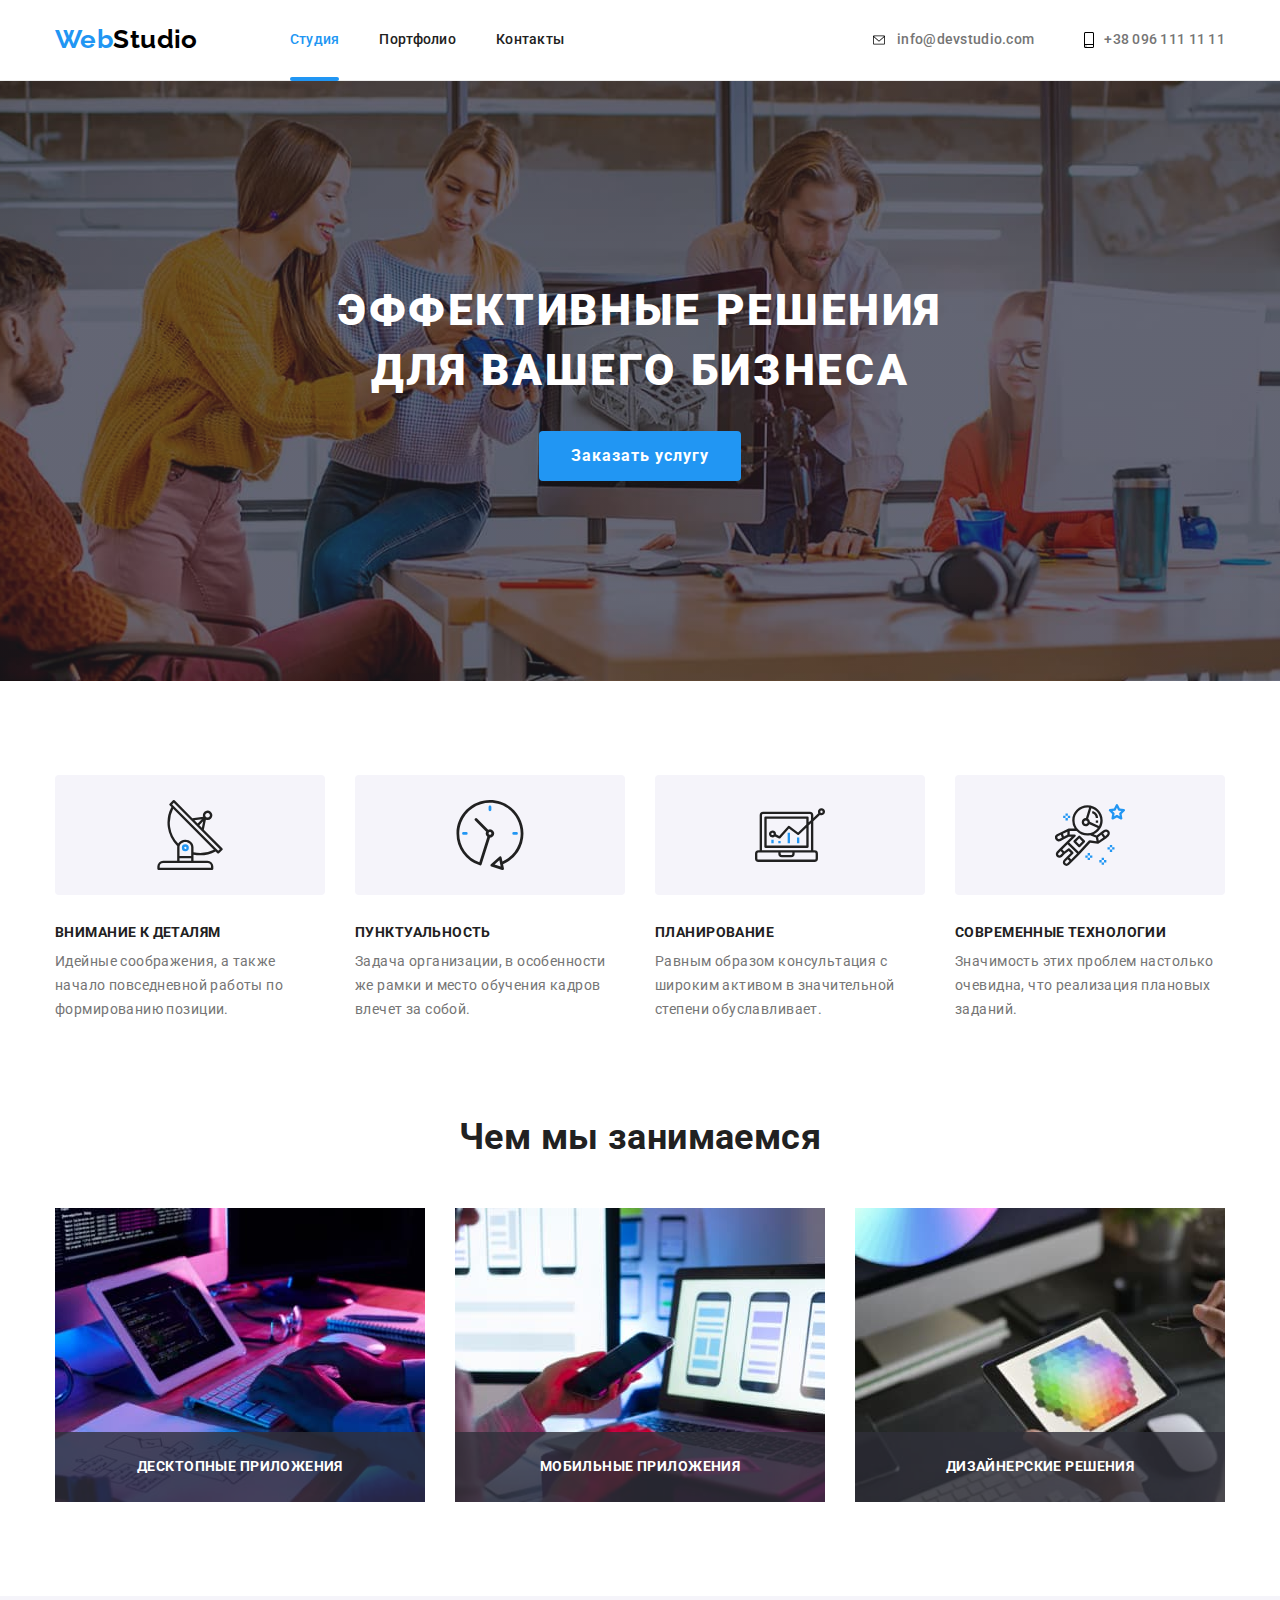
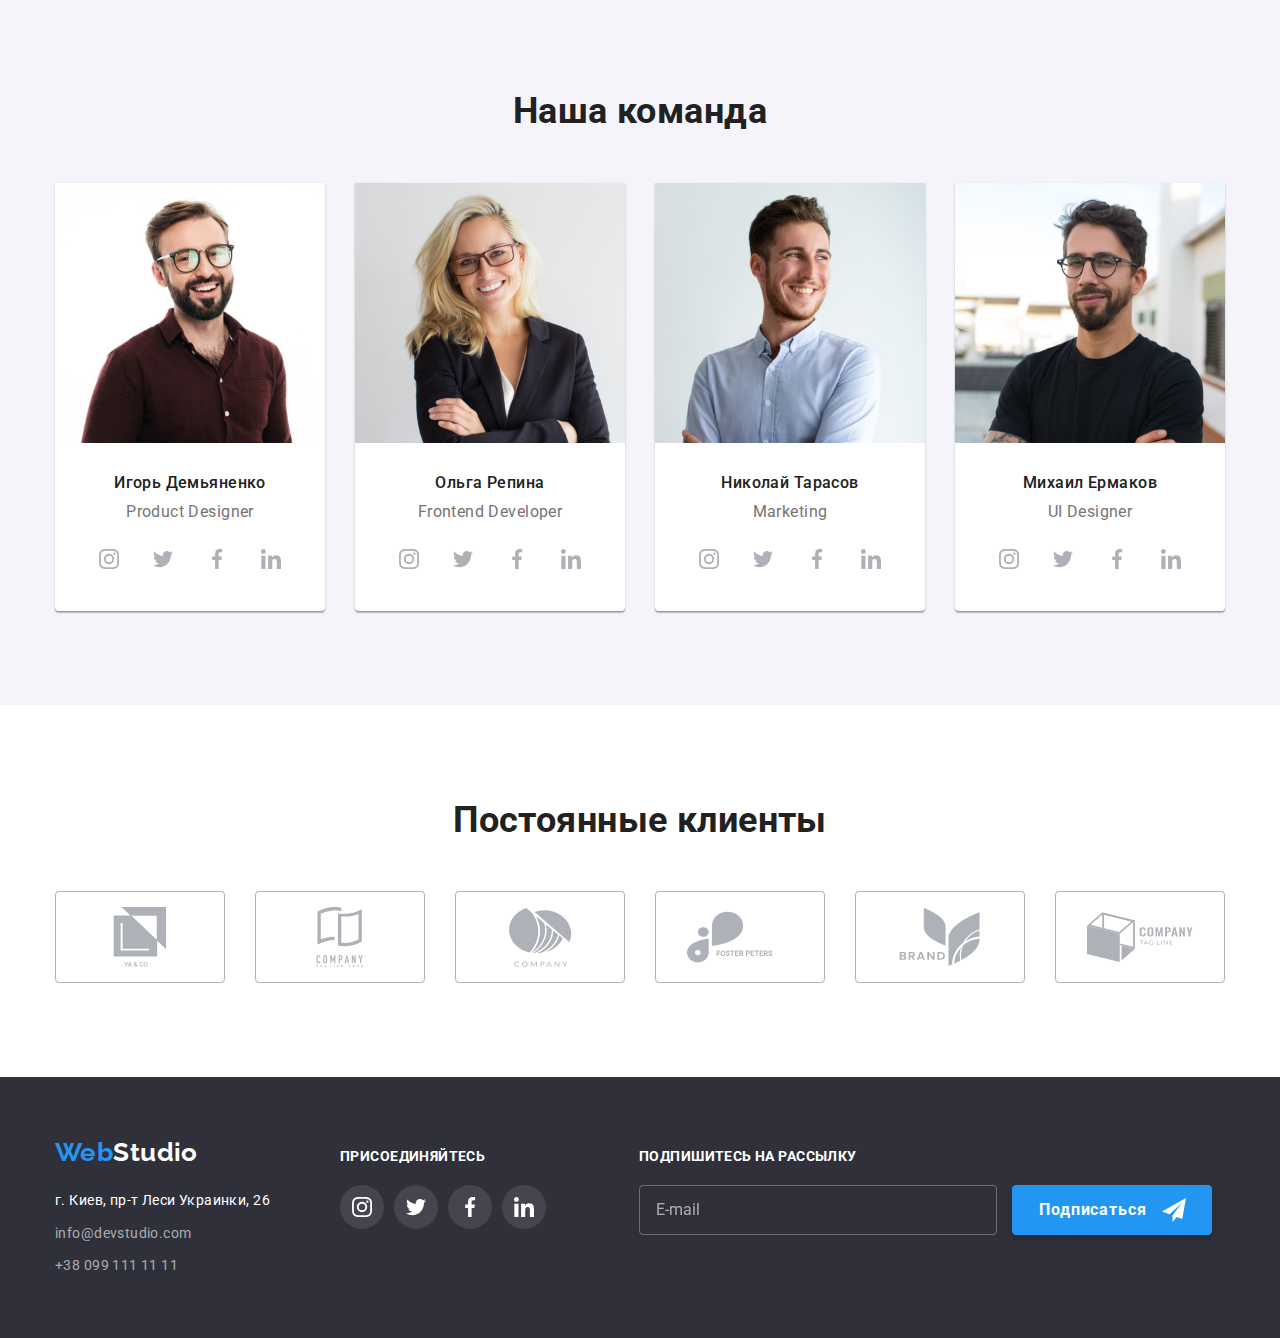
<file: index.html>
<!DOCTYPE html>
<html lang="ru">
<head>
    <meta charset="UTF-8">
    <meta http-equiv="X-UA-Compatible" content="IE=edge">
    <meta name="viewport" content="width=device-width, initial-scale=1.0">
    <title>Студия</title>
    <link rel="preconnect" href="https://fonts.googleapis.com">
    <link rel="preconnect" href="https://fonts.gstatic.com" crossorigin>
    <link href="https://fonts.googleapis.com/css2?family=Raleway:wght@700&family=Roboto:wght@400;500;700;900&display=swap"
        rel="stylesheet">
    <link rel="stylesheet" href="https://cdnjs.cloudflare.com/ajax/libs/modern-normalize/1.1.0/modern-normalize.min.css">
    <link rel="stylesheet" href="./css/styles.css">
</head>
<body>
    <!--Шапка страницы-->
    <header>
        <div class="container">
            <nav class="site-nav">
                <a class="logo" lang="en" href="./index.html"><span class="logo-accent">Web</span>Studio</a>
                <ul class="nav-menu">
                    <li class="item"><a class="link current" href="./index.html">Студия</a></li>
                    <li class="item"><a class="link" href="./portfolio.html">Портфолио</a></li>
                    <li class="item"><a class="link" href="#">Контакты</a></li>
                </ul>
            </nav>
            <ul class="contact-list">
                <li class="item">
                    <a class="link-contact" lang="en" href="mailto:info@devstudio.com">
                    <svg class="mail-icon" width="16" height="12">
                        <use href="./images/icons.svg#icon-envelope"></use>
                    </svg>
                    info@devstudio.com
                    </a>
                </li>
                <li class="item"><a class="link-contact" href="tel:+380961111111">
                    <svg class="phone-icon" width="10" height="16">
                        <use href="./images/icons.svg#icon-smartphone"></use>
                    </svg>+38 096 111 11 11</a></li>
            </ul>
        </div>                              
    </header>
    <!--Уникальный контент страницы-->
    <main>
        <!-- Секция герой -->
        <section class="hero">
            <h1>Эффективные решения для вашего бизнеса</h1>
            <button data-modal-open class="hero-button" type="button">Заказать услугу</button>
        </section>
        <!-- Секция преимуществ -->
        <section class="section benefit">
            <div class="container">                           
            <ul class="benefits">
                <li class="item">
                    <div class="frame">
                        <svg width="70" height="70">
                            <use href="./images/icons.svg#icon-antenna"></use>
                        </svg>
                    </div>
                    <h3 class="list-title">Внимание к деталям</h3>
                    <p>Идейные соображения, а также начало повседневной работы по формированию позиции.</p>
                </li>
                <li class="item">
                    <div class="frame">
                        <svg width="70" height="70">
                            <use href="./images/icons.svg#icon-clock"></use>
                        </svg>
                    </div>
                    <h3 class="list-title">Пунктуальность</h3>
                    <p>Задача организации, в особенности же рамки и место обучения кадров влечет за собой.</p>
                </li>
                <li class="item">
                    <div class="frame">
                        <svg width="70" height="70">
                            <use href="./images/icons.svg#icon-diagram"></use>
                        </svg>
                    </div>
                    <h3 class="list-title">Планирование</h3>
                    <p>Равным образом консультация с широким активом в значительной степени обуславливает.</p>
                </li>
                <li class="item">
                    <div class="frame">
                        <svg width="70" height="70">
                            <use href="./images/icons.svg#icon-astronaut"></use>
                        </svg>
                    </div>
                    <h3 class="list-title">Современные технологии</h3>
                    <p>Значимость этих проблем настолько очевидна, что реализация плановых заданий.</p>
                </li>
            </ul>
            </div>
        </section>
        <!-- Секция чем мы занимаемся -->
        <section class="section">
            <div class="container">
            <h2 class="section-title">Чем мы занимаемся</h2>
            <ul class="work-list">
                <li class="item"><img src="./images/box1.jpg" alt="Бокс 1" width="370" height="294">
                <div class="work-overlay">
                    <p class="work-overlay-content">Десктопные приложения</p>
                </div></li>
                <li class="item"><img src="./images/box2.jpg" alt="Бокс 2" width="370" height="294">
                <div class="work-overlay">
                    <p class="work-overlay-content">Мобильные приложения</p>
                </div></li>
                <li class="item"><img src="./images/box3.jpg" alt="Бокс 3" width="370" height="294">
                <div class="work-overlay">
                    <p class="work-overlay-content">Дизайнерские решения</p>
                </div></li>
            </ul>
            </div>
        </section>
        <!-- Секция наша команда -->
        <section class="section team">
            <div class="container">
                
            <h2 class="section-title">Наша команда</h2>
            <ul class="team-list">
                <li class="item">
                    <img src="./images/teamcard1.jpg" alt="Игорь Демьяненко" width="270" height="260">
                    <div class="member">
                    <h3 class="team-member">Игорь Демьяненко</h3>
                    <p class="position" lang="en">Product Designer</p>
                    <ul class="social-network-list">
                        <li class="social-network-item"> <a class="link-network" href="">
                                <svg class="social-network-icon" width="20" height="20">
                                    <use href="./images/icons.svg#icon-instagram"></use>
                                </svg>
                            </a></li>
                        <li class="social-network-item">
                            <a class="link-network" href="">
                                <svg class="social-network-icon" width="20" height="20">
                                    <use href="./images/icons.svg#icon-twitter"></use>
                                </svg>
                            </a>
                        </li>
                        <li class="social-network-item">
                            <a class="link-network" href="">
                                <svg class="social-network-icon" width="20" height="20">
                                    <use href="./images/icons.svg#icon-facebook"></use>
                                </svg>
                            </a>
                        </li>
                        <li class="social-network-item">
                            <a class="link-network" href="">
                                <svg class="social-network-icon" width="20" height="20">
                                    <use href="./images/icons.svg#icon-linkedin"></use>
                                </svg>
                            </a>
                        </li>
                    </ul>
                    </div>                                       
                </li>
                <li class="item">
                    <img src="./images/teamcard2.jpg" alt="Ольга Репина" width="270" height="260">
                    <div class="member">
                    <h3 class="team-member">Ольга Репина</h3>
                    <p class="position" lang="en">Frontend Developer</p>
                    <ul class="social-network-list">
                        <li class="social-network-item"> <a class="link-network" href="">
                                <svg class="social-network-icon" width="20" height="20">
                                    <use href="./images/icons.svg#icon-instagram"></use>
                                </svg>
                            </a></li>
                        <li class="social-network-item">
                            <a class="link-network" href="">
                                <svg class="social-network-icon" width="20" height="20">
                                    <use href="./images/icons.svg#icon-twitter"></use>
                                </svg>
                            </a>
                        </li>
                        <li class="social-network-item">
                            <a class="link-network" href="">
                                <svg class="social-network-icon" width="20" height="20">
                                    <use href="./images/icons.svg#icon-facebook"></use>
                                </svg>
                            </a>
                        </li>
                        <li class="social-network-item">
                            <a class="link-network" href="">
                                <svg class="social-network-icon" width="20" height="20">
                                    <use href="./images/icons.svg#icon-linkedin"></use>
                                </svg>
                            </a>
                        </li>
                    </ul>
                    </div>                    
                </li>
                <li class="item">
                    <img src="./images/teamcard3.jpg" alt="Николай Тарасов" width="270" height="260">
                    <div class="member">
                    <h3 class="team-member">Николай Тарасов</h3>
                    <p class="position" lang="en">Marketing</p>
                    <ul class="social-network-list">
                        <li class="social-network-item"> <a class="link-network" href="">
                                <svg class="social-network-icon" width="20" height="20">
                                    <use href="./images/icons.svg#icon-instagram"></use>
                                </svg>
                            </a></li>
                        <li class="social-network-item">
                            <a class="link-network" href="">
                                <svg class="social-network-icon" width="20" height="20">
                                    <use href="./images/icons.svg#icon-twitter"></use>
                                </svg>
                            </a>
                        </li>
                        <li class="social-network-item">
                            <a class="link-network" href="">
                                <svg class="social-network-icon" width="20" height="20">
                                    <use href="./images/icons.svg#icon-facebook"></use>
                                </svg>
                            </a>
                        </li>
                        <li class="social-network-item">
                            <a class="link-network" href="">
                                <svg class="social-network-icon" width="20" height="20">
                                    <use href="./images/icons.svg#icon-linkedin"></use>
                                </svg>
                            </a>
                        </li>
                    </ul>
                    </div>                    
                </li>
                <li class="item">
                    <img src="./images/teamcard4.jpg" alt="Михаил Ермаков" width="270" height="260">
                    <div class="member">
                    <h3 class="team-member">Михаил Ермаков</h3>
                    <p class="position" lang="en">UI Designer</p>
                    <ul class="social-network-list">
                        <li class="social-network-item"> <a class="link-network" href="">
                                <svg class="social-network-icon" width="20" height="20">
                                    <use href="./images/icons.svg#icon-instagram"></use>
                                </svg>
                            </a></li>
                        <li class="social-network-item">
                            <a class="link-network" href="">
                                <svg class="social-network-icon" width="20" height="20">
                                    <use href="./images/icons.svg#icon-twitter"></use>
                                </svg>
                            </a>
                        </li>
                        <li class="social-network-item">
                            <a class="link-network" href="">
                                <svg class="social-network-icon" width="20" height="20">
                                    <use href="./images/icons.svg#icon-facebook"></use>
                                </svg>
                            </a>
                        </li>
                        <li class="social-network-item">
                            <a class="link-network" href="">
                                <svg class="social-network-icon" width="20" height="20">
                                    <use href="./images/icons.svg#icon-linkedin"></use>
                                </svg>
                            </a>
                        </li>
                    </ul>
                    </div>                    
                </li>
            </ul>
            </div>
        </section>
        <!-- Секция постоянные клиенты -->
        <section class="section clients">
            <div class="container">
                <h2 class="section-title">Постоянные клиенты</h2>
                <ul class="clients-list">
                    <li class="clients-item">
                        <a class="link-client" href="">
                        <svg class="clients-icon" width="106" height="60">
                            <use href="./images/icons.svg#icon-logo1"></use>
                        </svg>
                        </a></li>
                    <li class="clients-item"><a class="link-client" href="">
                        <svg class="clients-icon" width="106" height="60">
                            <use href="./images/icons.svg#icon-logo2"></use>
                        </svg>
                    </a></li>
                    <li class="clients-item"><a class="link-client" href="">
                        <svg class="clients-icon" width="106" height="60">
                            <use href="./images/icons.svg#icon-logo3"></use>
                        </svg>
                    </a></li>
                    <li class="clients-item"><a class="link-client" href="">
                        <svg class="clients-icon" width="106" height="60">
                            <use href="./images/icons.svg#icon-logo4"></use>
                        </svg>
                    </a></li>
                    <li class="clients-item"><a class="link-client" href="">
                        <svg class="clients-icon" width="106" height="60">
                            <use href="./images/icons.svg#icon-logo5"></use>
                        </svg>
                    </a></li>
                    <li class="clients-item"><a class="link-client" href="">
                        <svg class="clients-icon" width="106" height="60">
                            <use href="./images/icons.svg#icon-logo6"></use>
                        </svg>
                    </a></li>
                </ul>
            </div>
        </section>
    </main>
    <!-- Футер -->
    <footer class="footer-box">
        <div class="container">
        <div>
            <a class="logo-footer" lang="en" href="./index.html"><span class="logo-accent">Web</span><span class="logo-white">Studio</span></a>
            <address>
                <p class="address"> г. Киев, пр-т Леси Украинки, 26</p>
                <ul class="address-list">
                    <li class="item">
                        <a class="footer-contacts" lang="en" href="mailto:info@devstudio.com">info@devstudio.com</a>
                    </li>
                    <li class="item">
                        <a class="footer-contacts" href="tel:+380991111111">+38 099 111 11 11</a>
                    </li>
                </ul>
            </address>
        </div>        
        <div class="join-block">
            <h3 class="join">присоединяйтесь</h3>
            <ul class="social-network-footer-list">
                <li class="social-network-footer-item"> <a class="link-footer-network" href="">
                        <svg class="social-network-footer-icon" width="20" height="20">
                            <use href="./images/icons.svg#icon-instagram"></use>
                        </svg>
                    </a></li>
                <li class="social-network-footer-item">
                    <a class="link-footer-network" href="">
                        <svg class="social-network-footer-icon" width="20" height="20">
                            <use href="./images/icons.svg#icon-twitter"></use>
                        </svg>
                    </a>
                </li>
                <li class="social-network-footer-item">
                    <a class="link-footer-network" href="">
                        <svg class="social-network-footer-icon" width="20" height="20">
                            <use href="./images/icons.svg#icon-facebook"></use>
                        </svg>
                    </a>
                </li>
                <li class="social-network-footer-item">
                    <a class="link-footer-network" href="">
                        <svg class="social-network-footer-icon" width="20" height="20">
                            <use href="./images/icons.svg#icon-linkedin"></use>
                        </svg>
                    </a>
                </li>
            </ul>
        </div>
        <div class="subscribe-block">
            <h3 class="join">Подпишитесь на рассылку</h3>
            <form class="form">                
                    <input type="email" name="mail" placeholder="E-mail" class="footer-input">                
                <button type="submit" class="subscribe-button">Подписаться
                    <svg class="send-icon" width="24" height="24">
                        <use href="./images/icons.svg#icon-send"></use>
                    </svg>
                </button>
            </form>
        </div>
        </div>
    </footer>

    <!-- Модальное окно -->
    <div class="backdrop is-hidden" data-modal>
        <div class="modal">
            <button class="close-button" data-modal-close>
                <svg class="close-icon" width="18" height="18">
                    <use href="./images/icons.svg#icon-close-black"></use>
                </svg>
            </button>
            <!-- Модальная форма -->
            <form class="modal-form">
                <h2 class="modal-title">Оставьте свои данные, мы вам перезвоним</h2>
                <div class="form-field">
                    <label class="modal-label" for="name">Имя</label>
                    <input class="modal-input" type="text" name="name" id="name">
                    <svg class="modal-icon" width="18" height="18">
                            <use href="./images/icons.svg#icon-person-black"></use>
                    </svg>                    
                </div>
                <div class="form-field">
                    <label class="modal-label" for="tel">Телефон</label>
                    <input class="modal-input" type="tel" name="phone_number" id="tel">
                    <svg class="modal-icon" width="18" height="18">
                        <use href="./images/icons.svg#icon-phone-black"></use>
                    </svg>
                </div>
                <div class="form-field">
                    <label class="modal-label" for="mail">Почта</label>
                    <input class="modal-input" type="email" name="mail" id="mail">
                    <svg class="modal-icon" width="18" height="18">
                        <use href="./images/icons.svg#icon-email-black"></use>
                    </svg>
                </div>
                <div class="form-field">
                    <label class="modal-label" for="mail">Комментарий</label>
                    <textarea class="modal-textarea" name="comment" placeholder="Введите текст" id="comment"></textarea>
                </div>
                <div class="checkbox-thumb">                    
                    <label for="checkbox" class="agreement-label">
                        <input class="checkbox" type="checkbox" name="agreement" id="checkbox">
                        <span class="checkbox-icon"></span>
                        <span>Соглашаюсь с рассылкой и принимаю <a class="agreement-link" href="">Условия договора</a></span> 
                    </label>      
                </div>
                <button class="send-button" type="submit">Отправить</button>
            </form>            
        </div>
    </div>
    <script src="./js/modal.js"></script>
</body>
</html>
</file>
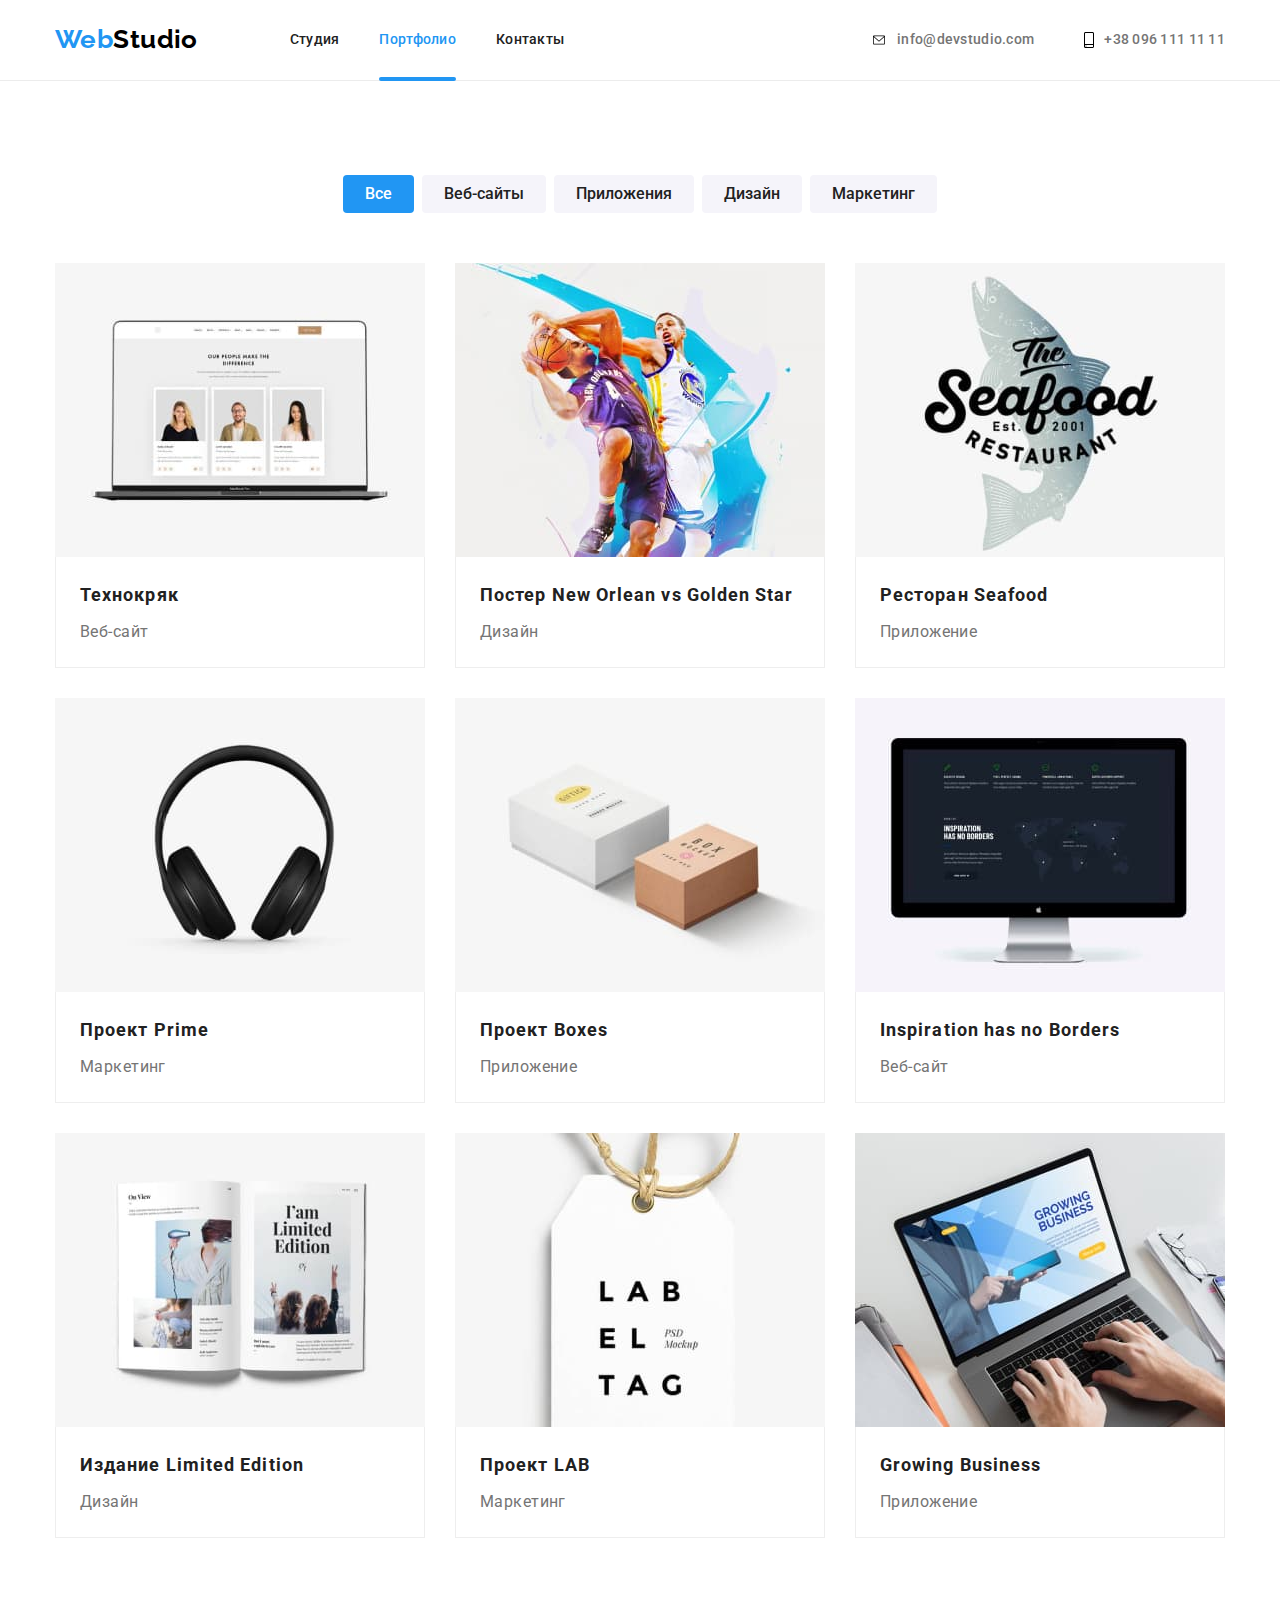
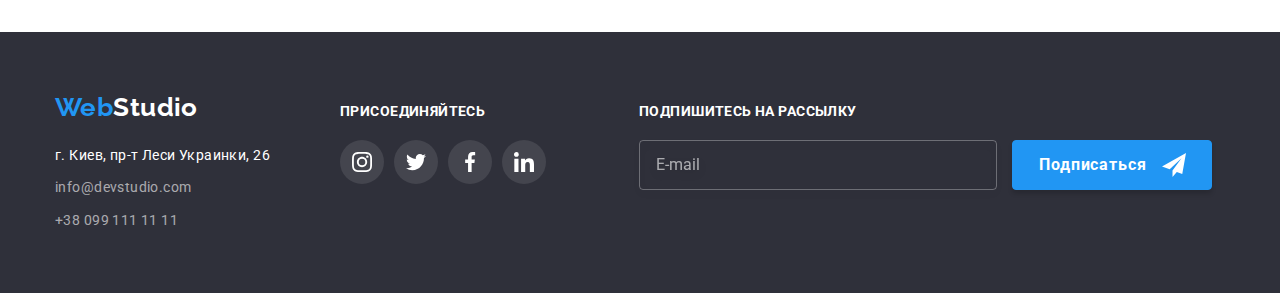
<file: portfolio.html>
<!DOCTYPE html>
<html lang="ru">

<head>
    <meta charset="UTF-8">
    <meta http-equiv="X-UA-Compatible" content="IE=edge">
    <meta name="viewport" content="width=device-width, initial-scale=1.0">
    <title>Студия</title>
    <link rel="preconnect" href="https://fonts.googleapis.com">
    <link rel="preconnect" href="https://fonts.gstatic.com" crossorigin>
    <link
        href="https://fonts.googleapis.com/css2?family=Raleway:wght@700&family=Roboto:wght@400;500;700;900&display=swap"
        rel="stylesheet">
    <link rel="stylesheet"
        href="https://cdnjs.cloudflare.com/ajax/libs/modern-normalize/1.1.0/modern-normalize.min.css">
    <link rel="stylesheet" href="./css/styles.css">
</head>

<body>
    <!--Шапка страницы-->
    <header>
        <div class="container">
            <nav class="site-nav">
                <a class="logo" lang="en" href="./index.html"><span class="logo-accent">Web</span>Studio</a>
                <ul class="nav-menu">
                    <li class="item"><a class="link" href="./index.html">Студия</a></li>
                    <li class="item"><a class="link current" href="./portfolio.html">Портфолио</a></li>
                    <li class="item"><a class="link" href="#">Контакты</a></li>
                </ul>
            </nav>
            <ul class="contact-list">
                <li class="item">
                    <a class="link-contact" lang="en" href="mailto:info@devstudio.com">
                        <svg class="mail-icon" width="16" height="12">
                            <use href="./images/icons.svg#icon-envelope"></use>
                        </svg>
                        info@devstudio.com
                    </a>
                </li>
                <li class="item"><a class="link-contact" href="tel:+380961111111">
                        <svg class="phone-icon" width="10" height="16">
                            <use href="./images/icons.svg#icon-smartphone"></use>
                        </svg>+38 096 111 11 11</a></li>
            </ul>
        </div>
    </header>
    <!--Уникальный контент страницы-->
    <main>
        <section class="section">
            <div class="container">
                <!-- Фильтры -->
                <ul class="button-list">
                    <li class="item"><button class="portfolio-button all" type="button">Все</button></li>
                    <li class="item"><button class="portfolio-button" type="button">Веб-сайты</button></li>
                    <li class="item"><button class="portfolio-button" type="button">Приложения</button></li>
                    <li class="item"><button class="portfolio-button" type="button">Дизайн</button></li>
                    <li class="item"><button class="portfolio-button" type="button">Маркетинг</button></li>
                </ul>
                <!-- Продукты -->
                <ul class="projects-list">
                    <!-- Продукт 1 -->
                    <li class="project-item">
                        <a class="project-link" href="">
                            <div class="thumb">
                            <img src="./images/productcard1.jpg" alt="Продукт 1" width="370" height="294">
                            <div class="project-overlay">
                                <p>Технокряк это современная площадка распространения коронавируса. Компании используют эту платформу для цифрового
                                шпионажа и атак на защищённые сервера конкурентов.</p>
                            </div>
                            </div>
                            <div class="project-content">
                                <h3 class="project">Технокряк</h3>
                                <p class="project-type">Веб-сайт</p>
                            </div>
                        </a>
                    </li>
                    <!-- Продукт 2 -->
                    <li class="project-item">
                        <a class="project-link" href="">
                            <div class="thumb">
                                <img src="./images/productcard2.jpg" alt="Продукт 2" width="370" height="294">
                                <div class="project-overlay">
                                    <p>Технокряк это современная площадка распространения коронавируса. Компании используют эту платформу для
                                        цифрового
                                        шпионажа и атак на защищённые сервера конкурентов.</p>
                                </div>
                            </div>
                            <div class="project-content">
                                <h3 class="project">Постер New Orlean vs Golden Star</h3>
                                <p class="project-type">Дизайн</p>
                            </div>
                        </a>
                    </li>
                    <!-- Продукт 3 -->
                    <li class="project-item">
                        <a class="project-link" href="">
                            <div class="thumb">
                                <img src="./images/productcard3.jpg" alt="Продукт 3" width="370" height="294">
                                <div class="project-overlay">
                                    <p>Технокряк это современная площадка распространения коронавируса. Компании используют эту платформу для
                                        цифрового
                                        шпионажа и атак на защищённые сервера конкурентов.</p>
                                </div>
                            </div>
                            <div class="project-content">
                                <h3 class="project">Ресторан Seafood</h3>
                                <p class="project-type">Приложение</p>
                            </div>
                        </a>
                    </li>
                    <!-- Продукт 4 -->
                    <li class="project-item">
                        <a class="project-link" href="">
                            <div class="thumb">
                                <img src="./images/productcard4.jpg" alt="Продукт 4" width="370" height="294">
                                <div class="project-overlay">
                                    <p>Технокряк это современная площадка распространения коронавируса. Компании используют эту платформу для
                                        цифрового
                                        шпионажа и атак на защищённые сервера конкурентов.</p>
                                </div>
                            </div>
                            <div class="project-content">
                                <h3 class="project">Проект Prime</h3>
                                <p class="project-type">Маркетинг</p>
                            </div>
                        </a>
                    </li>
                    <!-- Продукт 5 -->
                    <li class="project-item">
                        <a class="project-link" href="">
                            <div class="thumb">
                                <img src="./images/productcard5.jpg" alt="Продукт 5" width="370" height="294">
                                <div class="project-overlay">
                                    <p>Технокряк это современная площадка распространения коронавируса. Компании используют эту платформу для
                                        цифрового
                                        шпионажа и атак на защищённые сервера конкурентов.</p>
                                </div>
                            </div>
                            <div class="project-content">
                                <h3 class="project">Проект Boxes</h3>
                                <p class="project-type">Приложение</p>
                            </div>
                        </a>
                    </li>
                    <!-- Продукт 6 -->
                    <li class="project-item">
                        <a class="project-link" href="">
                            <div class="thumb">
                                <img src="./images/productcard6.jpg" alt="Продукт 6" width="370" height="294">
                                <div class="project-overlay">
                                    <p>Технокряк это современная площадка распространения коронавируса. Компании используют эту платформу для
                                        цифрового
                                        шпионажа и атак на защищённые сервера конкурентов.</p>
                                </div>
                            </div>
                            <div class="project-content">
                                <h3 class="project">Inspiration has no Borders</h3>
                                <p class="project-type">Веб-сайт</p>
                            </div>
                        </a>
                    </li>
                    <!-- Продукт 7 -->
                    <li class="project-item">
                        <a class="project-link" href="">
                            <div class="thumb">
                                <img src="./images/productcard7.jpg" alt="Продукт 7" width="370" height="294">
                                <div class="project-overlay">
                                    <p>Технокряк это современная площадка распространения коронавируса. Компании используют эту платформу для
                                        цифрового
                                        шпионажа и атак на защищённые сервера конкурентов.</p>
                                </div>
                            </div>
                            <div class="project-content">
                                <h3 class="project">Издание Limited Edition</h3>
                                <p class="project-type">Дизайн</p>
                            </div>
                        </a>
                    </li>
                    <!-- Продукт 8 -->
                    <li class="project-item">
                        <a class="project-link" href="">
                            <div class="thumb">
                                <img src="./images/productcard8.jpg" alt="Продукт 8" width="370" height="294">
                                <div class="project-overlay">
                                    <p>Технокряк это современная площадка распространения коронавируса. Компании используют эту платформу для
                                        цифрового
                                        шпионажа и атак на защищённые сервера конкурентов.</p>
                                </div>
                            </div>
                            <div class="project-content">
                                <h3 class="project">Проект LAB</h3>
                                <p class="project-type">Маркетинг</p>
                            </div>
                        </a>
                    </li>
                    <!-- Продукт 9 -->
                    <li class="project-item">
                        <a class="project-link" href="">
                            <div class="thumb">
                                <img src="./images/productcard9.jpg" alt="Продукт 9" width="370" height="294">
                                <div class="project-overlay">
                                    <p>Технокряк это современная площадка распространения коронавируса. Компании используют эту платформу для
                                        цифрового
                                        шпионажа и атак на защищённые сервера конкурентов.</p>
                                </div>
                            </div>
                            <div class="project-content">
                                <h3 class="project">Growing Business</h3>
                                <p class="project-type">Приложение</p>
                            </div>
                        </a>
                    </li>
                </ul>
            </div>
        </section>
    </main>
    <!-- Футер -->
    <footer class="footer-box">
        <div class="container">
            <div>
                <a class="logo-footer" lang="en" href="./index.html"><span class="logo-accent">Web</span><span
                        class="logo-white">Studio</span></a>
                <address>
                    <p class="address"> г. Киев, пр-т Леси Украинки, 26</p>
                    <ul class="address-list">
                        <li class="item">
                            <a class="footer-contacts" lang="en" href="mailto:info@devstudio.com">info@devstudio.com</a>
                        </li>
                        <li class="item">
                            <a class="footer-contacts" href="tel:+380991111111">+38 099 111 11 11</a>
                        </li>
                    </ul>
                </address>
            </div>
            <div class="join-block">
                <h3 class="join">присоединяйтесь</h3>
                <ul class="social-network-footer-list">
                    <li class="social-network-footer-item"> <a class="link-footer-network" href="">
                            <svg class="social-network-footer-icon" width="20" height="20">
                                <use href="./images/icons.svg#icon-instagram"></use>
                            </svg>
                        </a></li>
                    <li class="social-network-footer-item">
                        <a class="link-footer-network" href="">
                            <svg class="social-network-footer-icon" width="20" height="20">
                                <use href="./images/icons.svg#icon-twitter"></use>
                            </svg>
                        </a>
                    </li>
                    <li class="social-network-footer-item">
                        <a class="link-footer-network" href="">
                            <svg class="social-network-footer-icon" width="20" height="20">
                                <use href="./images/icons.svg#icon-facebook"></use>
                            </svg>
                        </a>
                    </li>
                    <li class="social-network-footer-item">
                        <a class="link-footer-network" href="">
                            <svg class="social-network-footer-icon" width="20" height="20">
                                <use href="./images/icons.svg#icon-linkedin"></use>
                            </svg>
                        </a>
                    </li>
                </ul>
            </div>
            <div class="subscribe-block">
                <h3 class="join">Подпишитесь на рассылку</h3>
                <form class="form">
                    <input type="email" name="mail" placeholder="E-mail" class="footer-input">
                    <button type="submit" class="subscribe-button">Подписаться
                        <svg class="send-icon" width="24" height="24">
                            <use href="./images/icons.svg#icon-send"></use>
                        </svg>
                    </button>
                </form>
            </div>
        </div>
    </footer>
    <script src="./js/modal.js"></script>
</body>

</html>
</file>
<file: css/styles.css>
:root {
  --primary-text-color: #757575;
  --title-text-color: #212121;
  --accent-color: #2196f3;
  --primary-white-color: #ffffff;
  --footer-contacts-color: rgba(255, 255, 255, 0.6);
  --logo-color: #000000;
  --background-color: #2f303a;
  --light-background-color: #f5f4fa;
  --hero-button-focus-bg-color: #188ce8;
  --header-border-bottom: #ececec;
  --portfolio-border-item: #eeeeee;
  --icon-color: #afb1b8;
  --footer-icon-background: rgba(255, 255, 255, 0.1);
  --transition-duration: 250ms;
  --transition-timing-function: cubic-bezier(0.4, 0, 0.2, 1);
  --work-overlay-color: rgba(47, 48, 58, 0.8);
  --project-overlay-color: rgba(33, 150, 243, 0.9);
  --backdrop-background: rgba(0, 0, 0, 0.2);
}
body {
  font-family: Roboto, sans-serif;
  background-color: var(--primary-white-color);
  color: var(--primary-text-color);
  font-size: 14px;
  line-height: 1.71;
  letter-spacing: 0.03em;
}
/* Контейнер */
.container {
  width: 1200px;
  margin: 0 auto;
  padding: 0 15px;
}
h1,
h2,
h3,
ul,
p {
  padding: 0;
  margin: 0;
}
header {
  border-bottom: 1px solid var(--header-border-bottom);
}

header .container {
  display: flex;
  align-items: center;
}
.site-nav {
  display: flex;
}

.nav-menu .item {
  margin-right: 40px;
}
.nav-menu .item:last-child {
  margin-right: 0;
}
.nav-menu {
  display: flex;
  margin-left: 92px;
}

/* Списки без маркеров */
ul {
  list-style: none;
}
/* Logo */

.logo {
  padding: 24px 0 25px 0;
  color: var(--logo-color);
  font-family: Raleway, sans-serif;
  font-weight: bold;
  font-size: 26px;
  line-height: 1.19;
  text-decoration: none;
}

.logo-accent {
  color: var(--accent-color);
}
.logo-white {
  color: var(--primary-white-color);
}
.logo-footer {
  padding: 0 0 0 0;
  color: var(--logo-color);
  font-family: Raleway, sans-serif;
  font-weight: bold;
  font-size: 26px;
  line-height: 1.19;
  text-decoration: none;
}
/* Site nav */
.site-nav .link {
  color: var(--title-text-color);
  font-weight: 500;
  line-height: 1.14;
  letter-spacing: 0.02em;
  text-decoration: none;
  transition: color var(--transition-duration) var(--transition-timing-function);
}
.nav-menu .link {
  display: block;
  padding: 32px 0;
}
.nav-menu .item {
  position: relative;
}
.site-nav .link:focus,
.site-nav .link:hover,
.contact-list .link-contact:focus,
.contact-list .link-contact:hover {
  color: var(--accent-color);
  fill: var(--accent-color);
}
.link-contact {
  display: flex;
  align-items: center;
  justify-content: center;
  transition: color var(--transition-duration) var(--transition-timing-function);
}
.mail-icon,
.phone-icon {
  margin-right: 10px;
  transition: fill var(--transition-duration) var(--transition-timing-function);
}
.site-nav .link.current {
  color: var(--accent-color);
}
.link.current::after {
  display: block;
  content: "";
  position: absolute;
  bottom: -1px;
  width: 100%;
  height: 4px;
  background: var(--accent-color);
  border-radius: 2px;
}
/* Контакты */
.contact-list {
  display: flex;
  margin-left: auto;
}
.contact-list .item + .item {
  margin-left: 50px;
}

.contact-list .link-contact {
  color: var(--primary-text-color);
  font-weight: 500;
  line-height: 1.14;
  letter-spacing: 0.02em;
  text-decoration: none;
}
/* Hero */
.hero {
  padding: 200px 0;
  background-color: var(--background-color);
  text-align: center;

  max-width: 1600px;
  margin-left: auto;
  margin-right: auto;
  background-image: linear-gradient(
      to right,
      rgba(47, 48, 58, 0.4),
      rgba(47, 48, 58, 0.4)
    ),
    url(../images/hero-image.jpg);
  background-repeat: no-repeat;
  background-position: center;
  background-size: cover;
}
.hero > h1 {
  max-width: 696px;
  margin: 0 auto 30px;
  color: var(--primary-white-color);
  font-weight: 900;
  font-size: 44px;
  line-height: 1.36;
  letter-spacing: 0.06em;
  text-transform: uppercase;
}
.hero-button {
  border: none;
  border-radius: 4px;
  padding: 10px 32px;
  color: var(--primary-white-color);
  background-color: var(--accent-color);
  font-weight: 700;
  font-size: 16px;
  line-height: 1.87;
  letter-spacing: 0.06em;
  cursor: pointer;
  transition: background-color var(--transition-duration)
    var(--transition-timing-function);
}
.hero-button:hover,
.hero-button:focus {
  background-color: var(--hero-button-focus-bg-color);
}
.section {
  padding-top: 94px;
  padding-bottom: 94px;
}
/* Секция преимуществ */
.frame {
  display: flex;
  height: 120px;
  margin-bottom: 30px;
  background: var(--light-background-color);
  border-radius: 4px;
  align-items: center;
  justify-content: center;
}
.benefit {
  padding-bottom: 0;
}
.benefits {
  display: flex;
}

.benefits .item {
  width: 270px;
}
.benefits .item + .item {
  margin-left: 30px;
}
.list-title {
  margin: 0 0 10px 0;
  color: var(--title-text-color);
  font-size: 14px;
  font-weight: bold;
  line-height: 1.14;
  text-transform: uppercase;
}
/* Картинки в блочный элемент */
img {
  display: block;
  max-width: 100%;
}
/* Секция чем мы занимаемся */
.work-list {
  display: flex;
}
.work-list .item {
  width: 370px;
  position: relative;
}
.work-list .item + .item {
  margin-left: 30px;
}
.work-overlay {
  position: absolute;
  bottom: 0;
  display: flex;
  align-items: center;
  justify-content: center;
  width: 100%;
  height: 70px;
  background-color: var(--work-overlay-color);
}
.work-overlay-content {
  font-weight: 700;
  line-height: 1.14;
  text-align: center;
  text-transform: uppercase;
  color: var(--primary-white-color);
}
/* Заголовки h2 */
.section-title {
  margin-bottom: 50px;
  color: var(--title-text-color);
  font-weight: bold;
  font-size: 36px;
  line-height: 1.17;
  text-align: center;
}
/* Наша команда */
.social-network-list {
  display: flex;
}

.link-network {
  display: flex;
  width: 44px;
  height: 44px;
  align-items: center;
  justify-content: center;
  border-radius: 50%;
  transition: background-color var(--transition-duration)
    var(--transition-timing-function);
}
.social-network-item + .social-network-item {
  margin-left: 10px;
}
.social-network-icon {
  fill: var(--icon-color);
  transition: fill var(--transition-duration) var(--transition-timing-function);
}
.link-network:focus .social-network-icon,
.link-network:hover .social-network-icon {
  fill: var(--primary-white-color);
}
.link-network:focus,
.link-network:hover {
  background-color: var(--accent-color);
}
.member {
  padding: 30px 32px;
}
.team {
  background-color: var(--light-background-color);
}
.team-list {
  display: flex;
}
.team-list .item {
  width: 270px;
  background: var(--primary-white-color);
  box-shadow: 0px 1px 3px rgba(0, 0, 0, 0.12), 0px 1px 1px rgba(0, 0, 0, 0.14),
    0px 2px 1px rgba(0, 0, 0, 0.2);
  border-radius: 0px 0px 4px 4px;
}
.team-list .item + .item {
  margin-left: 30px;
}
.team-member {
  margin-bottom: 10px;
  color: var(--title-text-color);
  font-weight: 500;
  font-size: 16px;
  line-height: 1.19;
  text-align: center;
}
.position {
  font-size: 16px;
  line-height: 1.19;
  text-align: center;
  margin-bottom: 16px;
}
/* Постоянные клиенты */
.clients-list {
  display: flex;
}
.clients-item .link-client {
  display: flex;
  width: 170px;
  height: 92px;
  border: 1px solid var(--icon-color);
  box-sizing: border-box;
  border-radius: 4px;
  align-items: center;
  justify-content: center;
  transition: border-color var(--transition-duration)
    var(--transition-timing-function);
}

.clients-item + .clients-item {
  margin-left: 30px;
}
.clients-icon {
  fill: var(--icon-color);
  transition: fill var(--transition-duration) var(--transition-timing-function);
}
.link-client:hover .clients-icon,
.link-client:focus .clients-icon {
  fill: var(--accent-color);
}
.link-client:hover,
.link-client:focus {
  border-color: var(--accent-color);
  outline: none;
}
/* Футер */
footer {
  background-color: var(--background-color);
  padding: 60px 0;
}
footer .container {
  display: flex;
  align-items: baseline;
}
address {
  margin-top: 20px;
}
.address {
  margin-bottom: 9px;
  color: var(--primary-white-color);
  font-style: normal;
}
.address-list .item + .item {
  margin-top: 9px;
}
.footer-contacts {
  color: var(--footer-contacts-color);
  font-style: normal;
  text-decoration: none;
  transition: color var(--transition-duration) var(--transition-timing-function);
}
.footer-contacts:focus,
.footer-contacts:hover {
  color: var(--primary-white-color);
}
/* Присоединяйтесь */
.social-network-footer-list {
  display: flex;
}
.join {
  font-weight: bold;
  font-size: 14px;
  line-height: 1.14;
  letter-spacing: 0.03em;
  text-transform: uppercase;
  color: var(--primary-white-color);
  margin-bottom: 20px;
}
.join-block {
  margin-left: 70px;
}
.link-footer-network {
  display: flex;
  width: 44px;
  height: 44px;
  align-items: center;
  justify-content: center;
  background-color: var(--footer-icon-background);
  border-radius: 50%;
  transition: background-color var(--transition-duration)
    var(--transition-timing-function);
}
.social-network-footer-item + .social-network-footer-item {
  margin-left: 10px;
}
.social-network-footer-icon {
  fill: var(--primary-white-color);
}

.link-footer-network:focus,
.link-footer-network:hover {
  background-color: var(--accent-color);
}
/* Подпишись */
.subscribe-block {
  margin-left: 93px;
}

.footer-input {
  color: var(--primary-white-color);
  padding-left: 16px;
  background-color: transparent;
  width: 358px;
  height: 50px;
  border: 1px solid rgba(255, 255, 255, 0.3);
  box-sizing: border-box;
  filter: drop-shadow(0px 4px 4px rgba(0, 0, 0, 0.15));
  border-radius: 4px;
}
.footer-input::placeholder {
  font-size: 16px;
  line-height: 1.25;
  color: var(--footer-contacts-color);
}

.subscribe-button {
  margin-left: 12px;
  font-weight: 700;
  font-size: 16px;
  line-height: 1.87;
  align-items: center;
  text-align: center;
  letter-spacing: 0.06em;
  color: var(--primary-white-color);
  width: 200px;
  height: 50px;
  background: var(--accent-color);
  box-shadow: 0px 4px 4px rgba(0, 0, 0, 0.15);
  border-radius: 4px;
  border: 1px solid var(--accent-color);
  transition: background-color var(--transition-duration)
    var(--transition-timing-function);
}
.subscribe-button:hover,
.subscribe-button:focus {
  background-color: var(--hero-button-focus-bg-color);
}
.send-icon {
  fill: var(--primary-white-color);
  margin-left: 10px;
  vertical-align: middle;
}

/* Кнопки портфолио */

.button-list {
  display: flex;
  justify-content: center;
  margin-bottom: 50px;
}
.button-list .item + .item {
  margin-left: 8px;
}
.portfolio-button {
  border: none;
  border-radius: 4px;
  padding: 6px 22px;
  color: var(--title-text-color);
  background-color: var(--light-background-color);
  font-weight: 500;
  font-size: 16px;
  line-height: 1.62;
  text-align: center;
  cursor: pointer;
  transition: color var(--transition-duration) var(--transition-timing-function),
    background-color var(--transition-duration)
      var(--transition-timing-function),
    box-shadow var(--transition-duration) var(--transition-timing-function);
}
.portfolio-button:hover,
.portfolio-button:focus {
  color: var(--primary-white-color);
  background-color: var(--accent-color);
  box-shadow: 0px 3px 1px rgba(0, 0, 0, 0.1), 0px 1px 2px rgba(0, 0, 0, 0.08),
    0px 2px 2px rgba(0, 0, 0, 0.12);
  outline: none;
}
.portfolio-button.all {
  color: var(--primary-white-color);
  background-color: var(--accent-color);
}
/* Проекты */
.projects-list {
  display: flex;
  flex-wrap: wrap;
  margin-left: -30px;
  margin-bottom: -30px;
}
.projects-list .project-item {
  width: 370px;
  margin-left: 30px;
  margin-bottom: 30px;
}
.project-link {
  display: block;
  transition: box-shadow var(--transition-duration)
    var(--transition-timing-function);
}
.project-link:focus,
.project-link:hover {
  box-shadow: 0px 1px 1px rgba(0, 0, 0, 0.12), 0px 4px 4px rgba(0, 0, 0, 0.06),
    1px 4px 6px rgba(0, 0, 0, 0.16);
  outline: none;
}

.projects-list a {
  text-decoration: none;
}
.project-content {
  padding: 20px 24px;
  border-right: 1px solid var(--portfolio-border-item);
  border-left: 1px solid var(--portfolio-border-item);
  border-bottom: 1px solid var(--portfolio-border-item);
}
.project {
  margin-bottom: 4px;
  color: var(--title-text-color);
  font-weight: bold;
  font-size: 18px;
  line-height: 2;
  letter-spacing: 0.06em;
}
.project-type {
  color: var(--primary-text-color);
  font-size: 16px;
  line-height: 1.87;
}
.project-overlay {
  position: absolute;
  top: 0;
  left: 0;
  transform: translateY(100%);
  width: 100%;
  height: 100%;
  background-color: var(--project-overlay-color);
  transition: transform var(--transition-duration)
    var(--transition-timing-function);
}
.project-link:focus .project-overlay,
.project-link:hover .project-overlay {
  transform: translateY(0);
}
.project-overlay p {
  padding: 63px 24px;
  font-size: 18px;
  line-height: 1.56;
  color: var(--primary-white-color);
}

.thumb {
  position: relative;
  overflow: hidden;
}

/* Модальное окно */
.backdrop {
  position: fixed;
  top: 0;
  left: 0;
  width: 100%;
  height: 100%;
  background-color: var(--backdrop-background);
  opacity: 1;
  transition: opacity var(--transition-duration)
    var(--transition-timing-function);
}
.backdrop.is-hidden {
  opacity: 0;
  pointer-events: none;
}
.backdrop.is-hidden .modal {
  transform: translate(-50%, -50%) scale(0.7);
}

.modal {
  position: absolute;
  top: 50%;
  left: 50%;
  transform: translate(-50%, -50%) scale(1);
  transition: transform var(--transition-duration)
    var(--transition-timing-function);

  min-width: 528px;
  min-height: 581px;
  background-color: var(--primary-white-color);
  box-shadow: 0px 1px 3px rgba(0, 0, 0, 0.12), 0px 1px 1px rgba(0, 0, 0, 0.14),
    0px 2px 1px rgba(0, 0, 0, 0.2);
  border-radius: 4px;
}
.close-button {
  position: absolute;
  top: 8px;
  right: 8px;
  display: flex;
  align-items: center;
  justify-content: center;
  width: 30px;
  height: 30px;
  border: 1px solid rgba(0, 0, 0, 0.1);
  border-radius: 50%;
  background-color: transparent;
  cursor: pointer;
  transition: fill var(--transition-duration) var(--transition-timing-function);
}
.close-button:focus > .close-icon,
.close-button:hover > .close-icon {
  fill: var(--accent-color);
}
/* Модальная форма */
.modal-form {
  padding: 40px;
}
.modal-title {
  margin-bottom: 12px;
  font-weight: 700;
  font-size: 20px;
  line-height: 1.15;
  text-align: center;
  color: var(--title-text-color);
}
.form-field {
  position: relative;
  display: flex;
  flex-direction: column;
  margin-bottom: 10px;
}
.modal-label {
  margin-bottom: 4px;
  font-size: 12px;
  line-height: 1.17;
  letter-spacing: 0.01em;
  color: var(--primary-text-color);
}
.modal-input {
  width: 448px;
  height: 40px;
  padding-left: 35px;
  border: 1px solid rgba(33, 33, 33, 0.2);
  box-sizing: border-box;
  border-radius: 4px;
  outline: none;
  transition: border-color var(--transition-duration)
    var(--transition-timing-function);
}
.modal-input:focus + .modal-icon {
  fill: var(--accent-color);
}
.modal-input:focus {
  border-color: var(--accent-color);
}
.modal-icon {
  fill: currentColor;
  position: absolute;
  top: 50%;
  left: 12px;
  transition: fill var(--transition-duration) var(--transition-timing-function);
}
.modal-textarea {
  padding: 12px 16px;
  margin-bottom: 20px;
  width: 448px;
  height: 120px;
  border: 1px solid rgba(33, 33, 33, 0.2);
  box-sizing: border-box;
  border-radius: 4px;
  resize: none;
  outline: none;
}
.modal-textarea:focus {
  border-color: var(--accent-color);
}
.modal-textarea::placeholder {
  font-size: 12px;
  line-height: 1.17;
  letter-spacing: 0.01em;
  color: rgba(117, 117, 117, 0.5);
}
.send-button {
  display: flex;
  margin-top: 30px;
  margin-right: auto;
  margin-left: auto;
  font-weight: 700;
  font-size: 16px;
  line-height: 1.87;
  align-items: center;
  justify-content: center;
  letter-spacing: 0.06em;
  color: var(--primary-white-color);
  width: 200px;
  height: 50px;
  background: var(--accent-color);
  box-shadow: 0px 4px 4px rgba(0, 0, 0, 0.15);
  border-radius: 4px;
  border: 1px solid var(--accent-color);
  transition: background-color var(--transition-duration)
    var(--transition-timing-function);
}
.send-button:hover,
.send-button:focus {
  background-color: var(--hero-button-focus-bg-color);
}
.agreement-label {
  display: flex;
  justify-content: center;
  align-items: center;
  font-size: 14px;
  line-height: 1.71;
  color: var(--primary-text-color);
}
.agreement-link {
  color: var(--accent-color);
}
.checkbox-icon {
  margin-right: 8px;
  display: flex;
  justify-content: center;
  align-items: center;
  width: 16px;
  height: 15px;
  border: 2px solid black;
  border-radius: 2px;
}
.checkbox-thumb {
  position: relative;
}
.checkbox {
  position: absolute;
  width: 1px;
  height: 1px;
  margin: -1px;
  border: 0;
  padding: 0;
  clip: rect(0 0 0 0);
  overflow: hidden;
}

.checkbox:checked + .checkbox-icon {
  border-color: transparent;
  background-color: var(--accent-color);
  background-image: url("../images/icon-check.svg");
  background-size: contain;
  background-origin: border-box;
}
</file>
